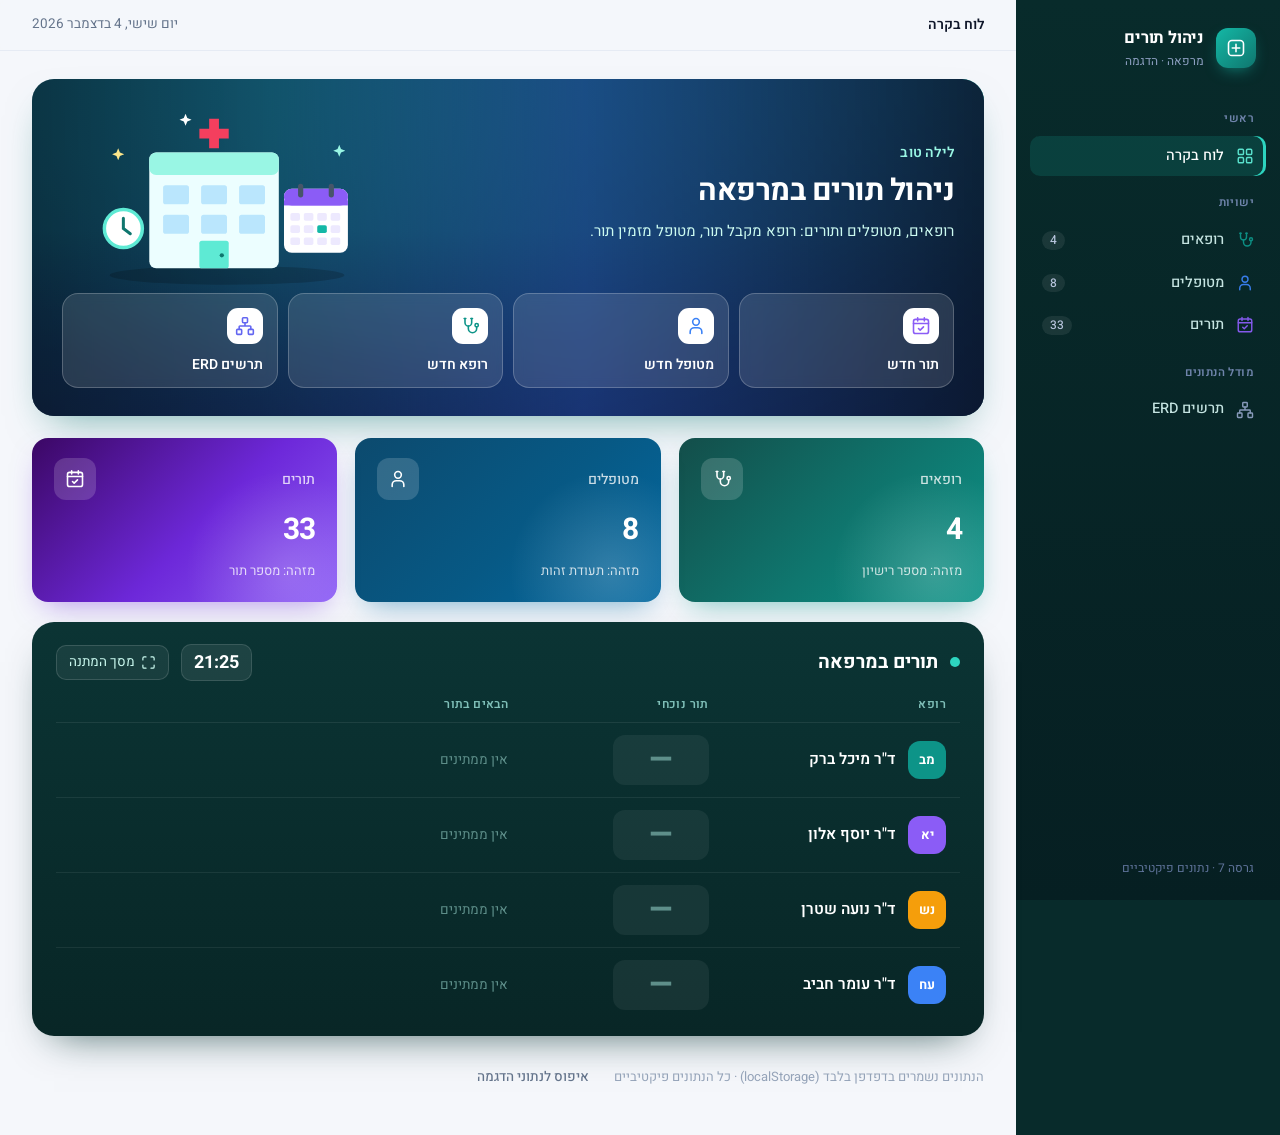
<file: index.html>
<!DOCTYPE html>
<html lang="he" dir="rtl">
<head>
  <meta charset="UTF-8">
  <meta name="app-version" content="7">
  <meta name="viewport" content="width=device-width, initial-scale=1">
  <title>ניהול תורים – מרפאה</title>
  <link rel="preconnect" href="https://fonts.googleapis.com">
  <link rel="preconnect" href="https://fonts.gstatic.com" crossorigin>
  <link href="https://fonts.googleapis.com/css2?family=Heebo:wght@400;500;600;700&display=swap" rel="stylesheet">
  <link rel="stylesheet" href="assets/style.css?v=7">
  <link rel="icon" href="data:image/svg+xml,%3Csvg xmlns='http://www.w3.org/2000/svg' viewBox='0 0 24 24'%3E%3Crect width='24' height='24' rx='6' fill='%230d9488'/%3E%3Cpath d='M12 6.5v11M6.5 12h11' stroke='white' stroke-width='2.6' stroke-linecap='round'/%3E%3C/svg%3E">
</head>
<body>
<div class="app">
  <aside class="sidebar" id="sidebar"></aside>
  <div class="scrim"></div>
  <div class="main">
    <header class="header">
      <button class="icon-btn menu-btn" id="menuBtn" type="button" aria-label="תפריט"></button>
      <nav class="crumbs" id="crumbs"></nav>
      <span class="spacer"></span>
      <span class="today" id="today"></span>
    </header>
    <main class="content" id="view"></main>
  </div>
</div>

<dialog id="dlg">
  <form id="dlgForm" novalidate>
    <div class="dlg-head"><span class="tile" id="dlgTile"></span><h3 id="dlgTitle" tabindex="-1" autofocus style="outline:none"></h3></div>
    <div class="dlg-body" id="dlgBody"></div>
    <div class="dlg-foot">
      <button class="btn primary" type="submit" id="dlgSave">שמירה</button>
      <button class="btn ghost" type="button" id="dlgCancel">ביטול</button>
      <span class="form-msg" id="formMsg" role="alert"></span>
      <span class="more-hint" aria-hidden="true">גללו לשדות נוספים ↓</span>
    </div>
  </form>
</dialog>
<div class="toast" id="toast" role="status"></div>

<script src="assets/schema.js?v=7"></script>
<script src="assets/illustrations.js?v=7"></script>
<script src="assets/shell.js?v=7"></script>
<script src="assets/app.js?v=7"></script>
</body>
</html>
</file>
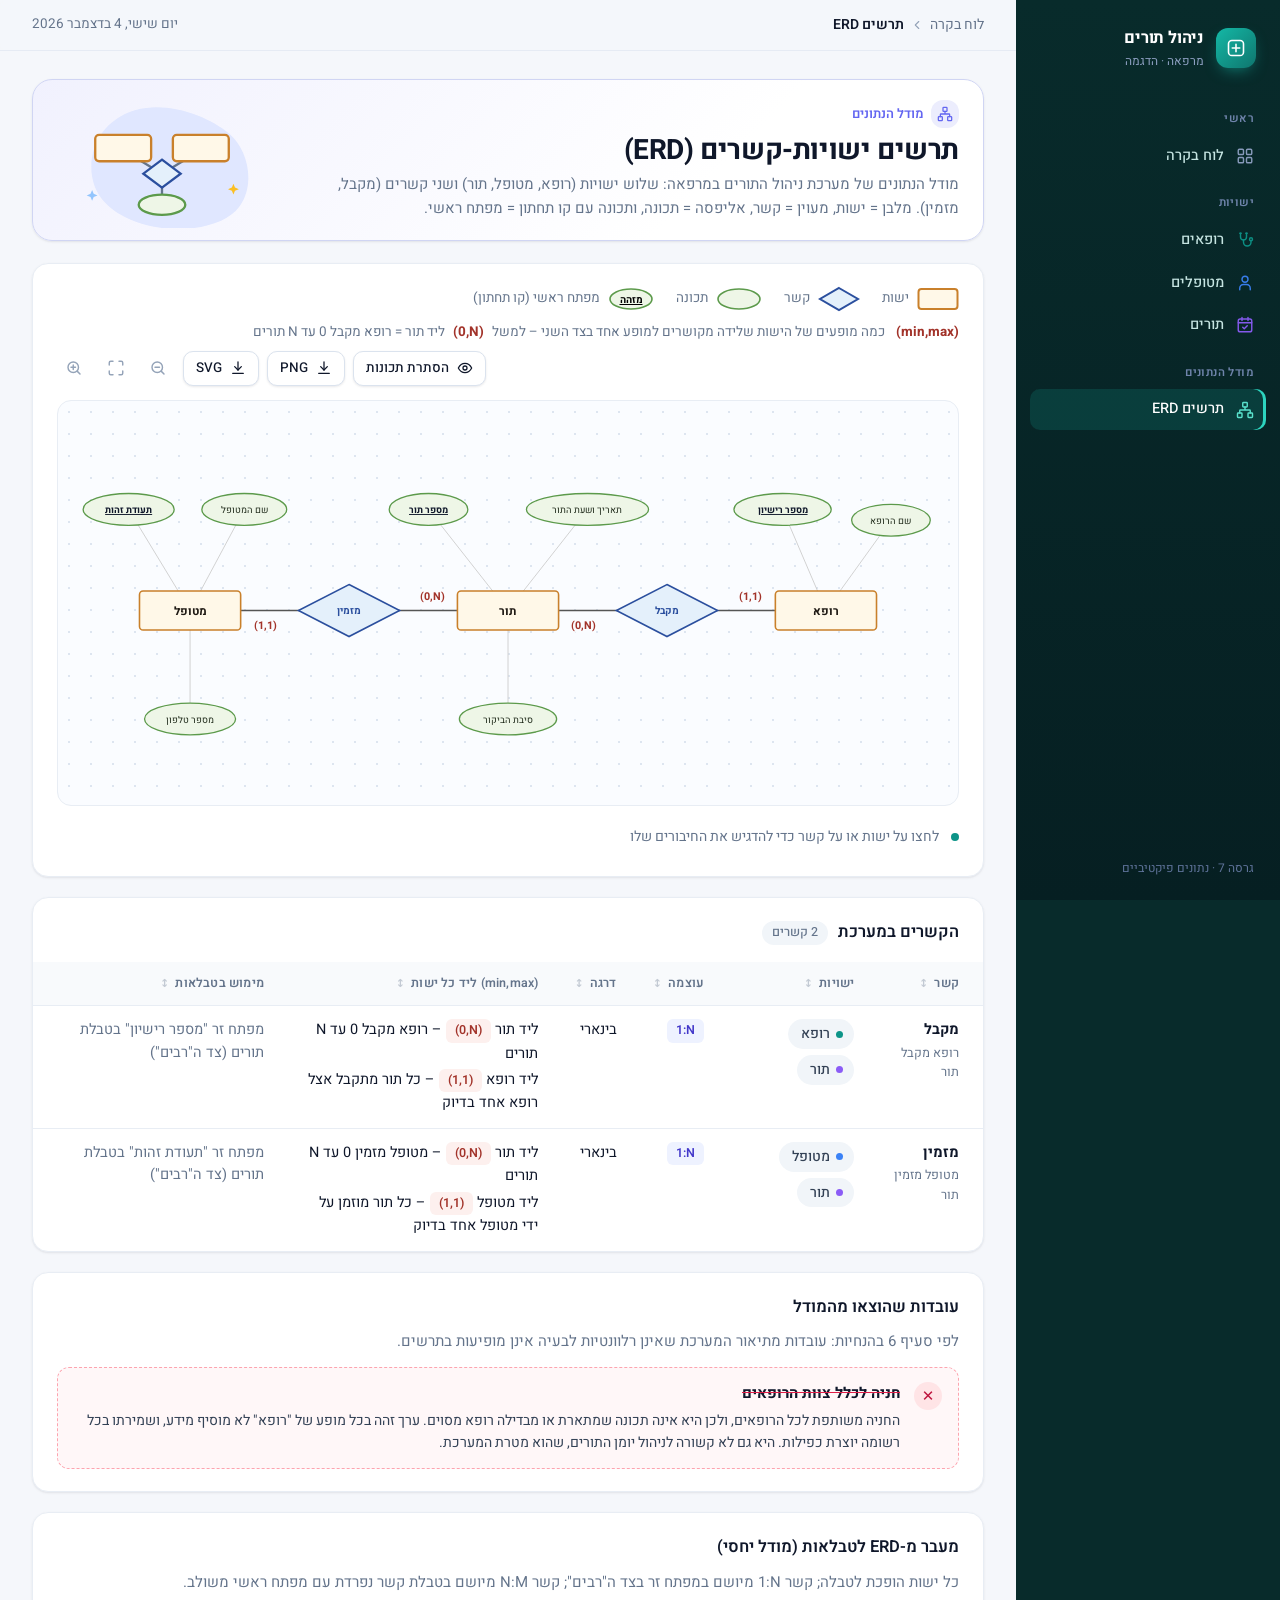
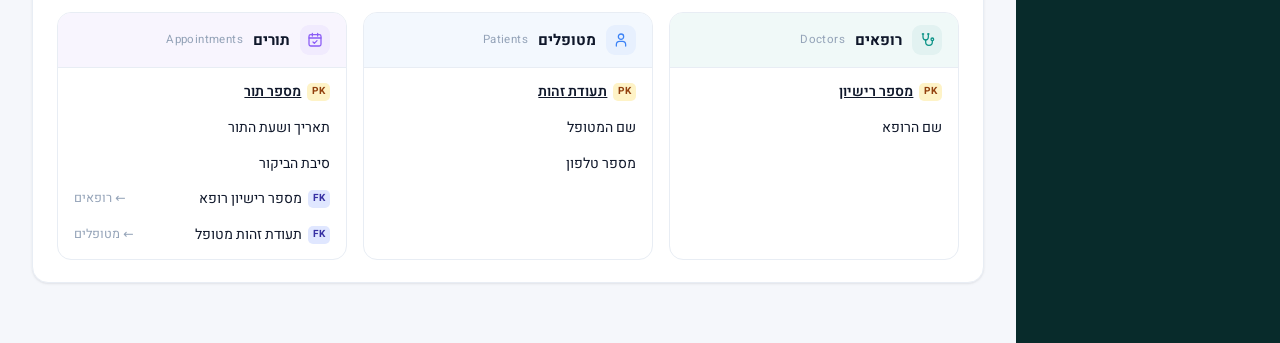
<file: erd.html>
<!DOCTYPE html>
<html lang="he" dir="rtl">
<head>
  <meta charset="UTF-8">
  <meta name="app-version" content="7">
  <meta name="viewport" content="width=device-width, initial-scale=1">
  <title>תרשים ישויות-קשרים (ERD) – ניהול תורים</title>
  <link rel="preconnect" href="https://fonts.googleapis.com">
  <link rel="preconnect" href="https://fonts.gstatic.com" crossorigin>
  <link href="https://fonts.googleapis.com/css2?family=Heebo:wght@400;500;600;700&display=swap" rel="stylesheet">
  <link rel="stylesheet" href="assets/style.css?v=7">
  <link rel="icon" href="data:image/svg+xml,%3Csvg xmlns='http://www.w3.org/2000/svg' viewBox='0 0 24 24'%3E%3Crect width='24' height='24' rx='6' fill='%230d9488'/%3E%3Cpath d='M12 6.5v11M6.5 12h11' stroke='white' stroke-width='2.6' stroke-linecap='round'/%3E%3C/svg%3E">
</head>
<body>
<div class="app">
  <aside class="sidebar" id="sidebar"></aside>
  <div class="scrim"></div>
  <div class="main">
    <header class="header">
      <button class="icon-btn menu-btn" id="menuBtn" type="button" aria-label="תפריט"></button>
      <nav class="crumbs" id="crumbs"></nav>
      <span class="spacer"></span>
      <span class="today" id="today"></span>
    </header>
    <main class="content">
      <div class="page-head with-art" style="--c:#6366f1">
        <div class="ph-art" id="erdArt"></div>
        <div>
          <div class="eyebrow" style="--c:#6366f1"><span class="tile" id="erdTile"></span>מודל הנתונים</div>
          <h1>תרשים ישויות-קשרים (ERD)</h1>
          <p>מודל הנתונים של מערכת ניהול התורים במרפאה: שלוש ישויות (רופא, מטופל, תור) ושני קשרים (מקבל, מזמין). מלבן = ישות, מעוין = קשר, אליפסה = תכונה, ותכונה עם קו תחתון = מפתח ראשי.</p>
        </div>
      </div>

      <div class="card">
        <div class="erd-toolbar">
          <div class="erd-legend" id="legend"></div>
          <span class="spacer"></span>
          <button class="btn sm" id="toggleAttrs" type="button"></button>
          <button class="btn sm" id="dlPng" type="button" title="הורדת התרשים כתמונה"></button>
          <button class="btn sm" id="dlSvg" type="button" title="הורדת התרשים כקובץ SVG"></button>
          <button class="icon-btn" id="zoomOut" type="button" title="הקטנה" aria-label="הקטנה"></button>
          <button class="icon-btn" id="zoomFit" type="button" title="התאמה למסך" aria-label="התאמה למסך"></button>
          <button class="icon-btn" id="zoomIn" type="button" title="הגדלה" aria-label="הגדלה"></button>
        </div>
        <div class="erd-canvas" id="canvas"></div>
        <div class="sel-bar"><span class="dot"></span><span id="selInfo">לחצו על ישות או על קשר כדי להדגיש את החיבורים שלו</span>
          <button class="btn sm ghost" id="clearSel" type="button" hidden>ניקוי בחירה</button></div>
      </div>

      <div class="card flush">
        <div class="card-head" style="padding:22px 24px 0"><h2>הקשרים במערכת</h2><span class="count-pill" id="relCount"></span></div>
        <div class="table-wrap" style="margin-top:6px"><table class="data rels" id="relTable"></table></div>
      </div>

      <div class="card">
        <div class="card-head"><h2>עובדות שהוצאו מהמודל</h2></div>
        <p class="muted" style="margin:-6px 0 14px">לפי סעיף 6 בהנחיות: עובדות מתיאור המערכת שאינן רלוונטיות לבעיה אינן מופיעות בתרשים.</p>
        <div id="excluded"></div>
      </div>

      <div class="card">
        <div class="card-head"><h2>מעבר מ-ERD לטבלאות (מודל יחסי)</h2></div>
        <p class="muted" style="margin:-6px 0 18px">כל ישות הופכת לטבלה; קשר <span class="ltr">1:N</span> מיושם במפתח זר בצד ה"רבים"; קשר <span class="ltr">N:M</span> מיושם בטבלת קשר נפרדת עם מפתח ראשי משולב.</p>
        <div class="schema-grid" id="schemaGrid"></div>
      </div>
    </main>
  </div>
</div>

<script src="assets/schema.js?v=7"></script>
<script src="assets/illustrations.js?v=7"></script>
<script src="assets/shell.js?v=7"></script>
<script src="assets/erd.js?v=7"></script>
</body>
</html>
</file>
<file: assets/style.css>
[hidden]{display:none!important}
:root{
  --bg:#f5f7fb; --surface:#fff; --ink:#0f172a; --ink-2:#334155; --muted:#64748b; --faint:#94a3b8;
  --line:#e8edf4; --line-2:#dbe3ee;
  --side:#0b1730; --side-2:#13254a; --side-ink:#c7d2e6;
  --primary:#2563eb; --primary-600:#1d4ed8; --primary-50:#eff5ff;
  --good:#16a34a; --bad:#e11d48; --warn:#d97706;
  --r:16px; --r-sm:10px;
  --sh-1:0 1px 2px rgba(15,23,42,.04),0 1px 3px rgba(15,23,42,.06);
  --sh-2:0 4px 24px -6px rgba(15,23,42,.10),0 2px 6px rgba(15,23,42,.04);
  --side-w:264px;
}
*{box-sizing:border-box}
html,body{margin:0;height:100%}
body{font-family:"Heebo",system-ui,-apple-system,"Segoe UI",Arial,sans-serif;background:var(--bg);color:var(--ink);
  direction:rtl;text-align:right;font-size:15px;line-height:1.55;-webkit-font-smoothing:antialiased}
a{color:var(--primary);text-decoration:none}
button,input,select{font:inherit;color:inherit}
.ltr{direction:ltr;unicode-bidi:isolate;display:inline-block}
.muted{color:var(--muted)}
.num{font-variant-numeric:tabular-nums}

/* ================= App shell ================= */
.app{display:grid;grid-template-columns:var(--side-w) 1fr;min-height:100vh;min-height:100dvh;background:linear-gradient(to left,var(--side) var(--side-w),transparent var(--side-w))}
.sidebar{background:linear-gradient(180deg,var(--side) 0%,#0d1d3d 100%);color:var(--side-ink);
  position:sticky;top:0;height:100vh;height:100dvh;overflow-y:auto;overscroll-behavior:contain;padding:22px 14px;display:flex;flex-direction:column;gap:2px}
.brand{display:flex;align-items:center;gap:12px;color:#fff;padding:4px 10px 22px}
.brand-mark{width:40px;height:40px;border-radius:12px;display:grid;place-items:center;color:#fff;
  background:linear-gradient(135deg,#3b82f6,#6366f1);box-shadow:0 6px 18px -4px rgba(59,130,246,.55)}
.brand b{display:block;font-size:16.5px;font-weight:700;letter-spacing:-.2px}
.brand small{display:block;font-size:12px;color:#8ea0c2}
.nav-sec{font-size:11.5px;font-weight:600;letter-spacing:.4px;color:#6f84ab;padding:16px 12px 6px}
.nav-item{display:flex;align-items:center;gap:12px;padding:9px 12px;border-radius:10px;color:var(--side-ink);font-weight:500;font-size:14.5px;transition:background .15s,color .15s}
.nav-item:hover{background:rgba(255,255,255,.06);color:#fff}
.nav-item.active{background:rgba(59,130,246,.16);color:#fff;box-shadow:inset -3px 0 0 #60a5fa}
.nav-ic{display:grid;place-items:center;color:var(--c,#8ea0c2);opacity:.95}
.nav-item.active .nav-ic{color:#93c5fd}
.nav-count{margin-inline-start:auto;font-size:12px;background:rgba(255,255,255,.08);color:#b8c5dd;border-radius:999px;padding:0 8px;font-variant-numeric:tabular-nums}
.side-foot{margin-top:auto;font-size:12px;color:#5f739a;padding:18px 12px 0}

.main{min-width:0;display:flex;flex-direction:column}
.header{position:sticky;top:0;z-index:15;display:flex;align-items:center;gap:14px;padding:14px 32px;
  background:rgba(245,247,251,.82);backdrop-filter:saturate(1.4) blur(10px);-webkit-backdrop-filter:saturate(1.4) blur(10px);border-bottom:1px solid rgba(219,227,238,.6)}
.crumbs{display:flex;align-items:center;gap:6px;font-size:14px;color:var(--muted);min-width:0}
.crumbs a{color:var(--muted)} .crumbs a:hover{color:var(--ink)}
.crumbs b{color:var(--ink);font-weight:600;white-space:nowrap;overflow:hidden;text-overflow:ellipsis}
.crumbs svg{transform:scaleX(-1);color:var(--faint)}
.header .spacer{flex:1}
.today{font-size:13.5px;color:var(--muted)}
.menu-btn{display:none}
.content{padding:28px 32px 40px;max-width:1360px;width:100%}
.scrim{display:none}

/* ================= Typography / page head ================= */
.page-head{display:flex;align-items:flex-end;gap:16px;flex-wrap:wrap;margin-bottom:22px}
.page-head h1{margin:0;font-size:28px;font-weight:700;letter-spacing:-.4px;line-height:1.2}
.page-head p{margin:6px 0 0;color:var(--muted);max-width:760px}
.page-head .actions{margin-inline-start:auto;display:flex;gap:10px;align-items:center;flex-wrap:wrap}
.eyebrow{display:inline-flex;align-items:center;gap:8px;font-size:13px;font-weight:600;color:var(--c,var(--primary));margin-bottom:6px}
.eyebrow .tile{width:28px;height:28px}

/* ================= Cards ================= */
.card{background:var(--surface);border:1px solid var(--line);border-radius:var(--r);box-shadow:var(--sh-1);padding:22px 24px;margin-bottom:20px}
.card-head{display:flex;align-items:center;gap:10px;margin-bottom:16px}
.card-head h2{margin:0;font-size:16.5px;font-weight:600}
.card-head .sub{font-size:13px;color:var(--muted)}
.card-head .more{margin-inline-start:auto;font-size:13.5px;font-weight:500}
.card.flush{padding:0;overflow:hidden}
.tile{width:42px;height:42px;border-radius:12px;display:grid;place-items:center;flex:none;
  color:var(--c,var(--primary));background:color-mix(in srgb,var(--c,var(--primary)) 12%,#fff)}

/* KPI */
.kpis{display:grid;grid-template-columns:repeat(4,minmax(0,1fr));gap:18px;margin-bottom:20px}
.kpi{background:var(--surface);border:1px solid var(--line);border-radius:var(--r);box-shadow:var(--sh-1);padding:20px 22px;display:flex;flex-direction:column;gap:14px;color:var(--ink);position:relative;overflow:hidden}
a.kpi:hover{box-shadow:var(--sh-2);border-color:var(--line-2)}
.kpi .top{display:flex;align-items:center;justify-content:space-between}
.kpi .lbl{color:var(--muted);font-size:14px;font-weight:500}
.kpi .val{font-size:30px;font-weight:700;letter-spacing:-.6px;line-height:1.1;font-variant-numeric:tabular-nums}
.kpi .foot{font-size:13px;color:var(--muted)}
.kpi.hero{background:linear-gradient(135deg,#1e3a8a 0%,#2563eb 55%,#4f46e5 100%);color:#fff;border:0;box-shadow:0 12px 30px -12px rgba(37,99,235,.6)}
.kpi.hero .lbl,.kpi.hero .foot{color:rgba(255,255,255,.78)}
.kpi.hero .tile{background:rgba(255,255,255,.16);color:#fff}
.kpi.hero::after{content:"";position:absolute;inset:auto -60px -80px auto;width:220px;height:220px;border-radius:50%;background:radial-gradient(circle,rgba(255,255,255,.18),transparent 65%)}

.grid{display:grid;gap:20px}
.grid.c2{grid-template-columns:1fr 1fr}
.grid.c32{grid-template-columns:3fr 2fr}

/* entity strip */
.ent-strip{display:grid;grid-template-columns:repeat(6,minmax(0,1fr));gap:12px}
.ent-chip{display:flex;flex-direction:column;gap:10px;padding:14px;border:1px solid var(--line);border-radius:14px;color:var(--ink);transition:.15s}
.ent-chip:hover{border-color:color-mix(in srgb,var(--c) 40%,#fff);background:color-mix(in srgb,var(--c) 4%,#fff)}
.ent-chip .tile{width:34px;height:34px;border-radius:10px}
.ent-chip b{font-size:22px;font-weight:700;line-height:1}
.ent-chip span{font-size:13px;color:var(--muted)}

/* bars */
.bars{display:flex;flex-direction:column;gap:14px}
.bar-row{display:grid;grid-template-columns:92px 1fr auto;align-items:center;gap:12px;font-size:14px}
.bar-row .name{color:var(--ink-2);font-weight:500}
.bar-track{display:block;height:10px;background:#f1f5f9;border-radius:999px;overflow:hidden}
.bar-fill{display:block;height:100%;border-radius:999px;background:var(--c,var(--primary));min-width:4px;transition:width .6s cubic-bezier(.2,.8,.2,1)}
.bar-row .v{font-weight:600;font-variant-numeric:tabular-nums;min-width:96px;text-align:left}
.bar-row:hover .bar-fill{filter:brightness(.92)}

/* people list */
.plist{display:flex;flex-direction:column}
.prow{display:flex;align-items:center;gap:12px;padding:11px 0;border-top:1px solid var(--line);color:var(--ink)}
.prow:first-child{border-top:0}
.prow:hover .pname{color:var(--primary)}
.pname{font-weight:600}
.psub{font-size:12.5px;color:var(--muted)}
.prow .amt{margin-inline-start:auto;font-weight:600;font-variant-numeric:tabular-nums}
.avatar{width:36px;height:36px;border-radius:50%;display:grid;place-items:center;font-size:13.5px;font-weight:700;flex:none;
  color:var(--c,#3b82f6);background:color-mix(in srgb,var(--c,#3b82f6) 14%,#fff)}

/* ================= Buttons & inputs ================= */
.btn{border:1px solid var(--line-2);background:#fff;color:var(--ink);padding:9px 16px;border-radius:var(--r-sm);cursor:pointer;font-weight:500;font-size:14.5px;
  display:inline-flex;align-items:center;gap:8px;box-shadow:var(--sh-1);transition:.15s;white-space:nowrap}
.btn:hover{background:#f8fafc;border-color:#cbd5e1}
.btn.primary{background:var(--primary);border-color:var(--primary);color:#fff;box-shadow:0 4px 12px -4px rgba(37,99,235,.55)}
.btn.primary:hover{background:var(--primary-600)}
.btn.danger{color:var(--bad)} .btn.danger:hover{background:#fff1f2;border-color:#fecdd3}
.btn.sm{padding:6px 12px;font-size:13.5px}
.btn.ghost{background:transparent;box-shadow:none;border-color:transparent;color:var(--muted)}
.btn.ghost:hover{background:#eef2f7;color:var(--ink)}
.icon-btn{border:0;background:transparent;cursor:pointer;width:34px;height:34px;border-radius:9px;color:var(--faint);display:inline-grid;place-items:center;transition:.15s}
.icon-btn:hover{background:#eef2f7;color:var(--ink)}
.icon-btn.del:hover{background:#fff1f2;color:var(--bad)}
.search{position:relative;display:flex}
.search input{border:1px solid var(--line-2);border-radius:var(--r-sm);padding:9px 40px 9px 14px;min-width:260px;background:#fff;box-shadow:var(--sh-1);outline:0;transition:.15s}
.search input:focus{border-color:#93b4f5;box-shadow:0 0 0 4px rgba(37,99,235,.12)}
.search svg{position:absolute;right:13px;top:50%;transform:translateY(-50%);color:var(--faint)}

/* ================= Tables ================= */
.table-wrap{overflow-x:auto}
table.data{width:100%;border-collapse:separate;border-spacing:0;font-size:14.5px}
table.data th{background:#f8fafc;color:var(--muted);font-weight:600;font-size:12.5px;letter-spacing:.2px;text-align:right;padding:12px 18px;border-bottom:1px solid var(--line);white-space:nowrap}
table.data td{padding:13px 18px;border-bottom:1px solid var(--line);white-space:nowrap;vertical-align:middle}
table.data tbody tr:last-child td{border-bottom:0}
table.data tbody tr[data-go]{cursor:pointer;transition:background .12s}
table.data tbody tr[data-go]:hover{background:#f8fbff}
table.data td.actions{width:1%;text-align:left}
table.data td.actions .icon-btn{opacity:.55;transition:.15s}
table.data tr:hover td.actions .icon-btn,table.data td.actions .icon-btn:focus-visible{opacity:1}
.card table.data th:first-child,.card table.data td:first-child{padding-inline-start:24px}
.cell-main{display:flex;align-items:center;gap:10px;font-weight:600}
.key-ic{font-size:10px;border-radius:5px;padding:1px 5px;margin-inline-start:6px;font-weight:700;letter-spacing:.3px;vertical-align:1px}
.key-ic.pk{background:#fef3c7;color:#92400e}
.key-ic.fk{background:#e0e7ff;color:#3730a3}
.chip{display:inline-flex;align-items:center;gap:6px;color:var(--ink-2);font-size:14px;font-weight:500;padding:3px 10px 3px 12px;border-radius:999px;background:#f1f5f9;border:1px solid transparent;transition:.15s}
.chip::before{content:"";width:7px;height:7px;border-radius:50%;background:var(--c,#94a3b8)}
.chip:hover{border-color:color-mix(in srgb,var(--c) 45%,#fff);background:color-mix(in srgb,var(--c) 7%,#fff)}
.tag{display:inline-flex;align-items:center;gap:6px;font-size:13px;font-weight:500;padding:2px 10px;border-radius:999px;background:#f1f5f9;color:var(--ink-2)}
.tag.ok{background:#ecfdf3;color:#15803d}.tag.ok::before,.tag.bad::before,.tag.mid::before{content:"";width:6px;height:6px;border-radius:50%;background:currentColor}
.tag.bad{background:#fff1f2;color:#be123c}.tag.mid{background:#fffbeb;color:#b45309}
.pos{color:var(--good)} .neg{color:var(--bad)}
.empty{padding:44px;text-align:center;color:var(--muted)}
.count-pill{font-size:12.5px;background:#f1f5f9;color:var(--muted);padding:2px 10px;border-radius:999px;font-weight:500}
.rel-badges{display:flex;gap:8px;flex-wrap:wrap;margin-top:12px}
.rel-badge{font-size:13px;background:#fff;border:1px solid var(--line-2);border-radius:999px;padding:3px 12px;color:var(--ink-2)}
.rel-badge b{color:var(--ink);font-weight:600}

/* ================= Detail ================= */
.detail-hero{display:flex;align-items:center;gap:18px}
.detail-hero .avatar,.detail-hero .tile{width:56px;height:56px;border-radius:16px;font-size:20px}
.attr-grid{display:grid;grid-template-columns:repeat(auto-fill,minmax(200px,1fr));gap:0;border:1px solid var(--line);border-radius:12px;overflow:hidden}
.attr{padding:14px 18px;border-bottom:1px solid var(--line);border-inline-start:1px solid var(--line);margin-inline-start:-1px;margin-bottom:-1px}
.attr .k{font-size:12.5px;color:var(--muted);margin-bottom:3px}
.attr .v{font-weight:500;font-size:15.5px}

/* ================= Dialog ================= */
dialog{border:0;border-radius:20px;padding:0;width:min(580px,94vw);--dlg-max:90vh;max-height:var(--dlg-max);box-shadow:0 30px 80px -20px rgba(15,23,42,.45);overflow:hidden}
@supports (height:1svh){dialog{--dlg-max:90svh}}
dialog>form{display:flex;flex-direction:column;max-height:var(--dlg-max)}
dialog::backdrop{background:rgba(15,23,42,.45);backdrop-filter:blur(3px)}
dialog[open]{animation:pop .18s ease-out}
@keyframes pop{from{opacity:0;transform:translateY(8px) scale(.98)}to{opacity:1;transform:none}}
.dlg-head{padding:22px 26px 6px;display:flex;align-items:center;gap:12px}
.dlg-head h3{margin:0;font-size:19px}
.dlg-body{padding:16px 26px 20px;display:grid;grid-template-columns:1fr 1fr;gap:14px 18px;flex:1 1 auto;min-height:0;overflow-y:auto;-webkit-overflow-scrolling:touch;overscroll-behavior:contain}
.dlg-foot{padding:14px 26px 20px;display:flex;gap:10px;align-items:center;flex-wrap:wrap;position:relative;background:#fff;border-top:1px solid transparent;transition:border-color .2s}
dialog.has-more .dlg-foot{border-top-color:var(--line)}
dialog.has-more .dlg-foot::before{content:"";position:absolute;inset:-36px 0 auto 0;height:36px;background:linear-gradient(to top,rgba(255,255,255,.96),rgba(255,255,255,0));pointer-events:none}
.more-hint{display:none;position:absolute;top:-30px;left:50%;transform:translateX(-50%);font-size:12px;font-weight:600;color:var(--primary);background:#eff5ff;border-radius:999px;padding:2px 10px;pointer-events:none}
dialog.has-more .more-hint{display:block}
.field{display:flex;flex-direction:column;gap:6px}
.field label{font-size:13.5px;font-weight:600;color:var(--ink-2)}
.field label .req{color:var(--bad)}
.field input,.field select{border:1px solid var(--line-2);border-radius:10px;padding:10px 12px;background:#fff;width:100%;min-height:44px;outline:0;transition:.15s}
.field select{-webkit-appearance:none;appearance:none;padding-left:36px;cursor:pointer;
  background:#fff url("data:image/svg+xml,%3Csvg xmlns='http://www.w3.org/2000/svg' width='16' height='16' viewBox='0 0 24 24' fill='none' stroke='%2394a3b8' stroke-width='2' stroke-linecap='round'%3E%3Cpath d='m6 9 6 6 6-6'/%3E%3C/svg%3E") no-repeat left 12px center}
.field input:focus,.field select:focus{border-color:#93b4f5;box-shadow:0 0 0 4px rgba(37,99,235,.12)}
.field input[readonly],.field select:disabled{background:#f8fafc;color:var(--muted)}
.field .hint{font-size:12px;color:var(--faint)}
.field .err{font-size:12.5px;color:var(--bad)}
.form-msg{margin-inline-start:auto;align-self:center;color:var(--bad);font-size:14px;font-weight:600}
.field.invalid input,.field.invalid select{border-color:#fda4af;background-color:#fff5f6}
.field.invalid input:focus,.field.invalid select:focus{box-shadow:0 0 0 4px rgba(225,29,72,.12)}
.field .err:empty{display:none}
.field .err{font-weight:500}
dialog.shake{animation:shake .35s}
@keyframes shake{20%,60%{transform:translateX(-6px)}40%,80%{transform:translateX(6px)}}

/* ================= Toast ================= */
.toast{position:fixed;bottom:26px;left:50%;transform:translate(-50%,16px);background:#0f172a;color:#fff;padding:12px 20px;border-radius:12px;opacity:0;pointer-events:none;transition:.25s;z-index:60;max-width:92vw;box-shadow:var(--sh-2);font-size:14.5px}
.toast.show{opacity:1;transform:translate(-50%,0)}
.toast.err{background:#9f1239}

.foot-note{display:flex;gap:12px;align-items:center;flex-wrap:wrap;color:var(--faint);font-size:13px;padding:4px 0 0}

/* ================= ERD ================= */
.erd-toolbar{display:flex;gap:8px;align-items:center;flex-wrap:wrap;margin-bottom:14px}
.erd-legend{display:flex;flex-wrap:wrap;gap:10px 22px;align-items:center;font-size:13.5px;color:var(--muted)}
.erd-legend .item{display:flex;align-items:center;gap:8px}
.erd-toolbar .spacer{flex:1}
.erd-canvas{overflow:auto;border:1px solid var(--line);border-radius:14px;
  background:radial-gradient(circle,#dde5f0 1px,transparent 1.2px) 0 0/22px 22px,#fafcff}
.erd-canvas svg{display:block;margin:0 auto}
.sel-bar{display:flex;align-items:center;gap:12px;margin-top:14px;font-size:14px;color:var(--muted);min-height:34px}
.sel-bar .dot{width:8px;height:8px;border-radius:50%;background:var(--primary);flex:none}
svg .ent rect.box{stroke-width:2.2}
svg .ent text{font-weight:700;font-size:16px}
svg .rel polygon{stroke-width:2.2}
svg .rel text{font-size:14px;font-weight:700}
svg .attr ellipse{stroke-width:1.8}
svg .attr text{font-size:13px;fill:#1f2a1a}
svg .attr.pk text{text-decoration:underline;font-weight:700;fill:#0f172a}
svg .ln{stroke:#555;stroke-width:2.2;fill:none}
svg .ln.attr-ln{stroke:#cfcfcf;stroke-width:1.3}
svg .card-b rect{fill:#0f172a}
svg .card-b text{font-size:11.5px;font-weight:700;fill:#fff}
svg .role{font-size:13px;fill:#2b4f9e;font-style:italic;font-weight:500}
svg .mm{direction:ltr;unicode-bidi:bidi-override;font-size:15px;font-weight:700;fill:#a2332a;paint-order:stroke;stroke:#fbfcfe;stroke-width:4px;stroke-linejoin:round}
.rel-type.mmc{background:#fdf0ee;color:#a2332a;unicode-bidi:bidi-override}
svg g.clickable{cursor:pointer}
svg g.clickable:hover rect.box,svg g.clickable:hover polygon{filter:brightness(.96)}
svg.focus .dim{opacity:.12;transition:opacity .2s}
svg.no-attrs .attr,svg.no-attrs .attr-ln{display:none}
.schema-grid{display:grid;grid-template-columns:repeat(auto-fill,minmax(260px,1fr));gap:16px}
.schema-tbl{border:1px solid var(--line);border-radius:14px;overflow:hidden;background:#fff}
.schema-tbl .h{padding:12px 16px;display:flex;align-items:center;gap:10px;border-bottom:1px solid var(--line);background:color-mix(in srgb,var(--c) 6%,#fff)}
.schema-tbl .h .tile{width:30px;height:30px;border-radius:9px}
.schema-tbl .h b{font-size:15px}
.schema-tbl .h small{margin-inline-start:auto;color:var(--faint);font-size:11.5px;letter-spacing:.4px;direction:ltr}
.schema-tbl ul{list-style:none;margin:0;padding:6px 0}
.schema-tbl li{padding:7px 16px;display:flex;gap:6px;align-items:center;font-size:14px}
.schema-tbl li .key-ic{margin:0}
.schema-tbl li .ref{margin-inline-start:auto;font-size:12.5px;color:var(--faint)}
.rel-type{font-size:12.5px;font-weight:600;padding:2px 9px;border-radius:6px;background:#eef2ff;color:#4338ca;direction:ltr;display:inline-block}
table.rels td{white-space:normal;vertical-align:top}
.ent-pair{display:flex;align-items:center;gap:6px;flex-wrap:wrap}

/* ================= Responsive ================= */
@media (max-width:1180px){
  .kpis{grid-template-columns:repeat(2,minmax(0,1fr))}
  .ent-strip{grid-template-columns:repeat(3,minmax(0,1fr))}
  .grid.c32{grid-template-columns:1fr}
}
@media (max-width:900px){
  .app{grid-template-columns:1fr;background:none;overflow-x:clip}
  .sidebar{position:fixed;inset:0 0 0 auto;width:min(290px,84vw);z-index:40;transform:translateX(105%);transition:transform .25s ease;box-shadow:-10px 0 40px rgba(0,0,0,.25)}
  .app.nav-open .sidebar{transform:none}
  .app.nav-open .scrim{display:block;position:fixed;inset:0;background:rgba(15,23,42,.4);z-index:35}
  .menu-btn{display:inline-grid}
  .header{padding:12px 16px}
  .today{display:none}
  .content{padding:18px 16px 32px}
  .grid.c2{grid-template-columns:1fr}
  .page-head h1{font-size:23px}
  .page-head .actions{width:100%}
  .page-head .actions .search{flex:1}
  .search input{min-width:0;width:100%}
  .dlg-body{grid-template-columns:1fr}
  .card{padding:18px}
}
@media (max-width:560px){
  .kpis{grid-template-columns:1fr 1fr;gap:12px}
  .kpi{padding:16px}
  .kpi .val{font-size:22px}
  .ent-strip{grid-template-columns:repeat(2,minmax(0,1fr))}
  .bar-row{grid-template-columns:72px 1fr auto}
  .bar-row .v{min-width:0}
}

/* ================= FX card ================= */
.grid.c3{grid-template-columns:1fr 1fr 1fr}
.fx-list{display:flex;flex-direction:column}
.fx-row{display:flex;align-items:center;gap:12px;padding:10px 0;border-top:1px solid var(--line)}
.fx-row:first-child{border-top:0;padding-top:0}
.fx-sym{width:36px;height:36px;border-radius:10px;display:grid;place-items:center;font-weight:700;font-size:16px;color:#1d4ed8;background:#eff5ff;flex:none}
.fx-name{font-weight:600;font-size:14.5px}
.fx-rate{margin-inline-start:auto;font-weight:700;font-size:17px}
.fx-exp{margin-top:12px;padding:10px 12px;background:#f8fafc;border-radius:10px;font-size:13.5px}
.fx-foot{margin-top:12px;font-size:12.5px;color:var(--muted);line-height:1.7}
.fx-foot .faint{color:var(--faint)} .fx-foot a{color:var(--muted);text-decoration:underline}
.live{margin-inline-start:auto;font-size:12px;font-weight:600;color:var(--muted);display:inline-flex;align-items:center;gap:6px}
.live::before{content:"";width:9px;height:9px;border-radius:50%}
.live.on::before{background:#22c55e;box-shadow:0 0 0 4px rgba(34,197,94,.18);animation:pulse 2s infinite}
.live.off::before{background:#ef4444;box-shadow:0 0 0 4px rgba(239,68,68,.16)}
@keyframes pulse{50%{box-shadow:0 0 0 7px rgba(34,197,94,0)}}
.skel{display:inline-block;width:64px;height:14px;border-radius:6px;background:linear-gradient(90deg,#eef2f7,#f8fafc,#eef2f7);background-size:200% 100%;animation:sk 1.2s infinite}
@keyframes sk{to{background-position:-200% 0}}
@media (max-width:1180px){.grid.c3{grid-template-columns:1fr 1fr}.grid.c3 .fx-card{grid-column:1/-1}}
@media (max-width:900px){.grid.c3{grid-template-columns:1fr}}

.field.valid input,.field.valid select{border-color:#86efac}
.field.valid label::after{content:" ✓";color:#16a34a;font-weight:700}
.upd-bar{position:fixed;top:12px;left:50%;transform:translateX(-50%);z-index:80;background:#0f172a;color:#fff;border-radius:12px;padding:8px 10px 8px 16px;display:flex;gap:12px;align-items:center;box-shadow:var(--sh-2);font-size:14px;max-width:94vw}
@media (max-width:900px){
  /* בנייד: חלון צמוד לראש המסך, בגובה החלק הגלוי בלבד (svh = בלי סרגלי הדפדפן),
     כך שכפתורי השמירה לעולם לא מוסתרים מאחורי סרגל הכתובות של Safari */
  dialog{width:calc(100vw - 16px);max-width:calc(100vw - 16px);margin:8px auto auto;border-radius:18px;--dlg-max:calc(100vh - 16px)}
  @supports (height:1svh){dialog{--dlg-max:calc(100svh - 16px)}}
  .dlg-head{padding:16px 18px 4px}.dlg-body{padding:12px 18px 18px}.dlg-foot{padding:12px 18px 14px}
  .dlg-foot .btn.primary{flex:1;justify-content:center}
  .form-msg{flex-basis:100%;order:-1;margin:0}
}

/* ---- iOS Safari: שדות תאריך ובחירה ---- */
.field input,.field select{min-width:0;max-width:100%;box-sizing:border-box}
.field input[type="date"]{-webkit-appearance:none;appearance:none;display:block;min-height:44px;line-height:1.4;text-align:right}
.field input[type="date"]::-webkit-date-and-time-value{text-align:right;margin:0}
.field input[type="date"]::-webkit-calendar-picker-indicator{margin:0}
.field{min-width:0}
.dlg-body{scroll-padding:12px}
@media (max-width:900px){
  .toast{bottom:auto;top:12px;transform:translate(-50%,-16px)}
  .toast.show{transform:translate(-50%,0)}
  .sidebar{padding-bottom:40px}
  .content{padding-bottom:72px}
  .field input,.field select{font-size:16px}   /* מונע זום אוטומטי של iOS בעת הקלדה */
}

/* ================= Responsive tables ================= */
table.data td{white-space:normal;overflow-wrap:anywhere}
table.data td .num,table.data td.num,table.data .chip,table.data .tag,table.data .rel-type{white-space:nowrap;overflow-wrap:normal}
table.data th{white-space:normal}
@media (max-width:1500px){.grid.c32{grid-template-columns:1fr}}
@media (max-width:1180px) and (min-width:901px){:root{--side-w:224px}.content{padding:24px 22px 40px}}
@media (max-width:1280px){table.data .chip{white-space:normal;text-align:right}}
@media (max-width:1100px){
  table.data th,table.data td{padding:10px 9px}
  .card table.data th:first-child,.card table.data td:first-child{padding-inline-start:18px}
}
/* מסך צר: כל שורה הופכת לכרטיס – שם העמודה מימין והערך לידו */
@media (max-width:700px){
  /* במסך צר הכותרות הופכות לשורת "צ'יפים" למיון */
  table.data thead{display:block;border-bottom:1px solid var(--line);background:#f8fafc}
  table.data thead tr{display:flex;flex-wrap:wrap;gap:6px;padding:10px 14px}
  table.data thead th,.card table.data thead th:first-child{display:inline-flex;align-items:center;border:0;padding:4px 10px;border-radius:999px;background:#fff;border:1px solid var(--line);font-size:12px}
  table.data thead th:empty{display:none}
  table.data,table.data tbody,table.data tr,table.data td{display:block;width:100%}
  table.data tbody tr{padding:12px 16px;border-bottom:1px solid var(--line)}
  table.data tbody tr:last-child{border-bottom:0}
  table.data td,.card table.data td:first-child{border:0;padding:4px 0;display:grid;grid-template-columns:minmax(92px,34%) 1fr;gap:10px;align-items:center;text-align:right}
  table.data td::before{content:attr(data-label);color:var(--muted);font-size:13px;font-weight:500}
  table.data td[data-label=""]{display:flex;gap:4px}
  table.data td[data-label=""]::before{display:none}
  table.data td.actions{opacity:1;width:100%;justify-content:flex-start;margin-top:4px}
  table.data td>*{min-width:0;justify-self:start}
  table.rels td{grid-template-columns:1fr}
  table.rels td::before{font-size:12px}
}

table.data td.actions{white-space:nowrap}
.header .menu-btn{display:none}
@media (max-width:900px){.header .menu-btn{display:inline-grid}}

/* ---- sorting ---- */
table.data th.sortable{cursor:pointer;user-select:none;position:relative}
table.data th.sortable:hover{color:var(--ink);background:#f1f5f9}
table.data th.sortable::after{content:"↕";margin-inline-start:6px;font-size:11px;opacity:.35}
table.data th.sort-asc::after{content:"↑";opacity:1;color:var(--primary)}
table.data th.sort-desc::after{content:"↓";opacity:1;color:var(--primary)}
table.data th.sort-asc,table.data th.sort-desc{color:var(--ink)}
table.data th.sortable:focus-visible{outline:2px solid #93b4f5;outline-offset:-2px}
/* ---- nav sub item ---- */
/* ---- transfer ---- */
.field.full,.xfer-preview.full{grid-column:1/-1}
.xfer-preview{background:#f8fafc;border:1px solid var(--line);border-radius:12px;padding:12px 14px}
.xfer-flow{display:flex;align-items:center;justify-content:space-between;gap:10px}
.xfer-flow span{display:flex;flex-direction:column}
.xfer-flow b{font-size:17px;font-variant-numeric:tabular-nums}
.xfer-flow small{color:var(--muted);font-size:12.5px}
.xfer-flow .arrow{font-size:20px;color:var(--faint)}
.xfer-preview .psub{margin-top:6px}
/* העברה: "לחשבון" ממוקם בדיוק מתחת ל"מחשבון" (באותה עמודה); dense ממלא את המקום הפנוי בעמודה השנייה */
@media (min-width:901px){
  .dlg-body{grid-auto-flow:row dense}
  .dlg-body [data-field="toAccountNo"]{grid-column:2}
}

/* ================= Visual layer ================= */
/* welcome banner */
.welcome{position:relative;overflow:hidden;border-radius:22px;padding:28px 30px;margin-bottom:22px;color:#fff;
  background:radial-gradient(120% 140% at 100% 0%,#3b82f6 0%,#1d4ed8 38%,#1e1b4b 100%);box-shadow:0 18px 40px -18px rgba(30,64,175,.6);
  display:flex;flex-wrap:wrap;align-items:flex-end;justify-content:space-between;gap:22px}
.welcome .wl-text{position:relative;z-index:1}
.welcome .wl-greet{font-size:14px;font-weight:600;color:#bfdbfe;letter-spacing:.2px}
.welcome h1{margin:4px 0 6px;font-size:30px;letter-spacing:-.5px}
.welcome p{margin:0;color:#dbeafe;max-width:520px}
.wl-art{position:absolute;inset:auto 0 0 auto;width:340px;height:340px;left:-60px;top:-80px;opacity:.16;pointer-events:none}
.wl-art circle{fill:none;stroke:#fff;stroke-width:22}
.qa{position:relative;z-index:1;display:grid;grid-template-columns:repeat(4,minmax(0,1fr));gap:10px}
.qa-btn{display:flex;flex-direction:column;align-items:flex-start;gap:10px;min-width:118px;padding:14px 14px 12px;border-radius:16px;cursor:pointer;
  border:1px solid rgba(255,255,255,.22);background:rgba(255,255,255,.12);color:#fff;font-weight:600;font-size:14px;text-align:right;
  backdrop-filter:blur(6px);-webkit-backdrop-filter:blur(6px);transition:transform .15s,background .15s}
.qa-btn:hover{background:rgba(255,255,255,.2);transform:translateY(-2px)}
.qa-btn .tile{width:36px;height:36px;border-radius:11px;background:#fff}
/* grids */
.grid.c21{grid-template-columns:2fr 1fr}
.grid.c12{grid-template-columns:minmax(300px,1fr) 2fr;align-items:stretch;margin-bottom:20px}
.grid.c21,.grid.c2,.grid.c32{margin-bottom:0}
@media (max-width:1180px){.grid.c21,.grid.c12{grid-template-columns:1fr}.qa{grid-template-columns:repeat(2,minmax(0,1fr))}}
@media (max-width:560px){.welcome{padding:22px 18px}.welcome h1{font-size:24px}.qa{width:100%}.qa-btn{min-width:0}}
/* chart */
.chart{position:relative;width:100%}
.chart svg{display:block;overflow:visible}
.ch-grid{stroke:#eef2f7;stroke-width:1}
.ch-y,.ch-x{font-size:11.5px;fill:#94a3b8;font-family:inherit}
.ch-tick{stroke:#cbd5e1}
.ch-line{fill:none;stroke-width:2.2;stroke-linejoin:round}
.ch-dot{fill:#fff;stroke-width:2}
.ch-cross{stroke:#94a3b8;stroke-dasharray:3 3}
.ch-hot{stroke:#fff;stroke-width:3}
.ch-tip{position:absolute;transform:translate(-50%,-100%);background:#0f172a;color:#fff;border-radius:10px;padding:6px 10px;font-size:12.5px;
  pointer-events:none;white-space:nowrap;display:flex;flex-direction:column;align-items:center;box-shadow:var(--sh-2)}
.ch-tip b{font-size:14px;font-variant-numeric:tabular-nums}
.ch-tip span{color:#cbd5e1;font-size:11.5px}
/* bank cards */
.cards-row{display:grid;grid-template-columns:repeat(auto-fill,minmax(250px,1fr));gap:16px}
.bank-card{position:relative;overflow:hidden;display:flex;flex-direction:column;gap:2px;color:#fff;border-radius:18px;padding:18px 20px;min-height:168px;
  box-shadow:0 14px 30px -14px rgba(15,23,42,.5);transition:transform .18s,box-shadow .18s;isolation:isolate}
.bank-card:hover{transform:translateY(-3px);box-shadow:0 20px 36px -16px rgba(15,23,42,.55)}
.bank-card::before{content:"";position:absolute;width:240px;height:240px;border-radius:50%;left:-70px;bottom:-130px;background:rgba(255,255,255,.12);z-index:-1}
.bank-card::after{content:"";position:absolute;width:160px;height:160px;border-radius:50%;left:40px;top:-90px;background:rgba(255,255,255,.08);z-index:-1}
.bc-blue{background:linear-gradient(135deg,#1e40af,#3b82f6)}
.bc-teal{background:linear-gradient(135deg,#0f766e,#14b8a6)}
.bc-violet{background:linear-gradient(135deg,#5b21b6,#8b5cf6)}
.bc-slate{background:linear-gradient(135deg,#0f172a,#475569)}
.bc-top{display:flex;align-items:center;gap:8px;margin-bottom:10px}
.bc-type{font-weight:700;font-size:15px}
.bc-status{font-size:11.5px;font-weight:600;background:rgba(255,255,255,.22);padding:1px 8px;border-radius:999px}
.bc-chip{margin-inline-start:auto;width:34px;height:25px;border-radius:6px;background:linear-gradient(135deg,#fde68a,#d97706);opacity:.9}
.bc-label{font-size:12px;color:rgba(255,255,255,.75)}
.bc-bal{font-size:26px;font-weight:700;letter-spacing:-.4px;font-variant-numeric:tabular-nums}
.bc-no{margin-top:auto;font-size:14px;letter-spacing:2px;color:rgba(255,255,255,.85);text-align:right;font-variant-numeric:tabular-nums}
.bc-foot{display:flex;justify-content:space-between;gap:10px;font-size:12.5px;color:rgba(255,255,255,.8);margin-top:4px}
.bc-foot span:first-child{overflow:hidden;text-overflow:ellipsis;white-space:nowrap}
.bank-card.big{min-height:100%;padding:22px 24px}
.bank-card.big .bc-bal{font-size:32px}
.bc-wrap{display:flex}
.bc-wrap .bank-card{flex:1}
/* mini stats */
.mini-stats{display:grid;grid-template-columns:repeat(3,minmax(0,1fr));gap:14px;margin-bottom:20px}
.mini-stat{display:flex;align-items:center;gap:14px;background:#fff;border:1px solid var(--line);border-radius:16px;padding:16px 18px;box-shadow:var(--sh-1)}
.ms-v{font-size:21px;font-weight:700;font-variant-numeric:tabular-nums;line-height:1.2}
.ms-l{font-size:13px;color:var(--muted)}
@media (max-width:700px){.mini-stats{grid-template-columns:1fr}}
/* entrance animation */
@keyframes rise{from{opacity:0;transform:translateY(10px)}to{opacity:1;transform:none}}
.content>*{animation:rise .4s cubic-bezier(.2,.8,.2,1) both}
.content>*:nth-child(2){animation-delay:.04s}.content>*:nth-child(3){animation-delay:.08s}.content>*:nth-child(4){animation-delay:.12s}
.content>*:nth-child(5){animation-delay:.16s}.content>*:nth-child(n+6){animation-delay:.2s}
@media (prefers-reduced-motion:reduce){.content>*,.live.on::before{animation:none}.bank-card,.qa-btn{transition:none}}

/* ================= Illustrations ================= */
.illus{display:block;width:100%;height:100%}
/* welcome: text | illustration, quick actions below */
.welcome{display:grid;grid-template-columns:1fr minmax(220px,330px);grid-template-areas:"text art" "qa qa";align-items:center;gap:14px 24px}
.welcome .wl-text{grid-area:text}
.welcome .wl-illus{grid-area:art;position:relative;z-index:1;height:190px;margin:-8px 0 -10px}
.welcome .qa{grid-area:qa}
@media (max-width:700px){.welcome{grid-template-columns:1fr;grid-template-areas:"art" "text" "qa"}.welcome .wl-illus{height:140px;margin:0}}
/* list page header with illustration */
.page-head.with-art{position:relative;display:grid;grid-template-columns:1fr auto 170px;grid-template-areas:"text actions art";align-items:end;
  background:linear-gradient(135deg,color-mix(in srgb,var(--c) 9%,#fff),#fff 70%);border:1px solid color-mix(in srgb,var(--c) 18%,var(--line));
  border-radius:20px;padding:20px 24px;box-shadow:var(--sh-1)}
.page-head.with-art>div:not(.ph-art):not(.actions){grid-area:text}
.page-head.with-art .actions{grid-area:actions;align-self:end}
.page-head.with-art .ph-art{grid-area:art;height:118px;margin:-8px 0 -12px}
@media (max-width:1100px){.page-head.with-art{grid-template-columns:1fr 130px;grid-template-areas:"text art" "actions actions"}.page-head.with-art .ph-art{height:96px}}
@media (max-width:560px){.page-head.with-art{grid-template-columns:1fr 92px;padding:16px}.page-head.with-art .ph-art{height:72px;margin:0}}
/* empty state */
.empty .il-empty{width:170px;height:120px;margin:0 auto 6px}
.empty-t{font-weight:600;color:var(--ink);margin-bottom:2px}

/* KPI cards – all gradient, each in its own color (white text, AA contrast) */
.kpi.hero.k-rose{background:linear-gradient(135deg,#881337 0%,#be123c 55%,#e11d48 100%);box-shadow:0 12px 30px -12px rgba(190,18,60,.55)}
.kpi.hero.k-sky{background:linear-gradient(135deg,#0c4a6e 0%,#075985 55%,#0369a1 100%);box-shadow:0 12px 30px -12px rgba(3,105,161,.55)}
.kpi.hero.k-teal{background:linear-gradient(135deg,#134e4a 0%,#115e59 55%,#0f766e 100%);box-shadow:0 12px 30px -12px rgba(15,118,110,.55)}
.kpi.hero .muted{color:rgba(255,255,255,.72)!important}
a.kpi.hero{transition:transform .18s,box-shadow .18s}
a.kpi.hero:hover{transform:translateY(-3px);border-color:transparent}

/* ================= Photos ================= */
.welcome.has-photo{grid-template-columns:1fr;grid-template-areas:"text" "qa";min-height:300px;align-content:end;
  background:#0b1730}
.welcome.has-photo .wl-illus,.welcome.has-photo .wl-art{display:none}
.wl-photo-wrap{position:absolute;inset:0;z-index:0}
.wl-photo{width:100%;height:100%;object-fit:cover;object-position:center 60%;opacity:0;transition:opacity .6s}
.wl-photo.ok{opacity:1}
/* כהות משמאל-לימין בעברית: הטקסט מימין צריך רקע כהה */
.wl-photo-wrap::after{content:"";position:absolute;inset:0;
  background:linear-gradient(270deg,rgba(11,23,48,.92) 0%,rgba(30,58,138,.72) 42%,rgba(30,58,138,.28) 75%,rgba(11,23,48,.35) 100%),
             linear-gradient(0deg,rgba(11,23,48,.75) 0%,rgba(11,23,48,0) 55%)}
.welcome.has-photo .qa-btn{background:rgba(255,255,255,.14);border-color:rgba(255,255,255,.28)}
.welcome.has-photo .qa-btn:hover{background:rgba(255,255,255,.24)}
.ph-art .ph-photo{width:100%;height:100%;object-fit:cover;border-radius:16px;box-shadow:0 10px 24px -12px rgba(15,23,42,.45);opacity:0;transition:opacity .5s}
.ph-art .ph-photo.ok{opacity:1}
.page-head.with-art{grid-template-columns:1fr auto 210px}
.page-head.with-art .ph-art{height:132px;margin:-6px 0 -8px}
@media (max-width:1100px){.page-head.with-art{grid-template-columns:1fr 150px}.page-head.with-art .ph-art{height:100px}}
@media (max-width:560px){.page-head.with-art{grid-template-columns:1fr 96px}.page-head.with-art .ph-art{height:76px}.welcome.has-photo{min-height:0}}
/* v29: הבאנר עם צילום – יותר מקום לנוף, כפתורים קומפקטיים */
.welcome.has-photo{min-height:340px;align-content:space-between;padding:30px 32px 26px}
.welcome.has-photo .wl-photo{object-position:center 88%}
.welcome.has-photo .wl-photo-wrap::after{
  background:linear-gradient(270deg,rgba(11,23,48,.85) 0%,rgba(11,23,48,.55) 32%,rgba(11,23,48,.08) 62%,rgba(11,23,48,0) 100%),
             linear-gradient(0deg,rgba(11,23,48,.55) 0%,rgba(11,23,48,0) 32%)}
.welcome.has-photo .wl-text{text-shadow:0 1px 12px rgba(0,0,0,.35)}
.welcome.has-photo .qa{display:flex;flex-wrap:wrap;gap:10px;justify-content:flex-start}
.welcome.has-photo .qa-btn{flex-direction:row;align-items:center;gap:10px;min-width:0;padding:8px 16px 8px 10px;border-radius:999px;
  background:rgba(15,23,42,.38);border-color:rgba(255,255,255,.3);backdrop-filter:blur(10px);-webkit-backdrop-filter:blur(10px)}
.welcome.has-photo .qa-btn:hover{background:rgba(15,23,42,.55)}
.welcome.has-photo .qa-btn .tile{width:30px;height:30px;border-radius:999px}
@media (max-width:560px){.welcome.has-photo{min-height:300px;padding:22px 18px 18px}
  .welcome.has-photo .qa{display:grid;grid-template-columns:1fr 1fr;gap:8px}
  .welcome.has-photo .qa-btn{padding:7px 10px 7px 8px;font-size:13px}}

/* =====================================================================
   מרפאה – ערכת צבעים ורכיבים ייעודיים (ניהול תורים)
   ===================================================================== */
:root{--primary:#0d9488;--primary-600:#0f766e;--primary-50:#effcf9;--side:#082b2b;--side-2:#0d3b3a;--side-ink:#c5e4e1}
.welcome{background:radial-gradient(120% 140% at 100% 0%,#14b8a6 0%,#0f766e 40%,#083344 100%);box-shadow:0 18px 40px -18px rgba(15,118,110,.6)}
.welcome .wl-greet{color:#99f6e4}.welcome p{color:#ccfbf1}
a.qa-btn{color:inherit;text-decoration:none}
.kpi.hero{background:linear-gradient(135deg,#134e4a 0%,#0f766e 55%,#0d9488 100%);box-shadow:0 12px 30px -12px rgba(13,148,136,.55)}
.kpi.hero.k-violet{background:linear-gradient(135deg,#3b0764 0%,#6d28d9 55%,#8b5cf6 100%);box-shadow:0 12px 30px -12px rgba(109,40,217,.5)}
.kpi.hero.k-teal{background:linear-gradient(135deg,#1e293b 0%,#334155 55%,#475569 100%);box-shadow:0 12px 30px -12px rgba(51,65,85,.5)}
.field input:focus,.field select:focus{border-color:#5eead4;box-shadow:0 0 0 4px rgba(13,148,136,.14)}
a.tel{color:inherit}

/* התור הבא */
.next-appt{display:flex;flex-direction:column;gap:14px;padding:18px;border-radius:14px;color:var(--ink);text-decoration:none;
  background:linear-gradient(160deg,color-mix(in srgb,var(--c) 14%,#fff),#fff 70%);border:1px solid color-mix(in srgb,var(--c) 35%,#fff)}
.next-appt.big{margin-bottom:20px;flex-direction:row;flex-wrap:wrap;align-items:center;gap:18px 34px}
.next-appt .na-when{display:flex;flex-direction:column;gap:2px}
.next-appt .na-when b{font-size:34px;line-height:1.1;color:var(--c)}
.next-appt .na-day{font-size:13.5px;color:var(--muted);display:flex;gap:8px;align-items:center;flex-wrap:wrap}
.next-appt .na-who{display:flex;align-items:center;gap:12px}
.next-appt .na-doc{display:flex;align-items:center;gap:6px;font-size:13.5px;color:var(--ink-2)}
/* ERD – עובדות שהוצאו */
.excl{display:flex;gap:14px;align-items:flex-start;padding:14px 16px;border:1px dashed #fda4af;background:#fff7f8;border-radius:12px}
.excl+.excl{margin-top:10px}
.excl-ic{flex:none;width:28px;height:28px;border-radius:50%;background:#ffe4e6;color:#be123c;display:grid;place-items:center;font-weight:700}
.excl b{font-size:15px;text-decoration:line-through;text-decoration-color:#e11d48}
.excl p{margin:4px 0 0;color:var(--ink-2);font-size:14px;line-height:1.6}
.sidebar{background:linear-gradient(180deg,var(--side) 0%,#061f22 100%)}
.brand-mark{background:linear-gradient(135deg,#14b8a6,#0f766e)!important;box-shadow:0 6px 16px -6px rgba(20,184,166,.7)!important}
.nav-item.active{background:rgba(20,184,166,.16);box-shadow:inset -3px 0 0 #2dd4bf}
.nav-item.active .nav-ic{color:#5eead4}
.erd-canvas{min-height:0!important}
.welcome.has-photo .wl-photo-wrap::after{background:linear-gradient(90deg,rgba(4,47,46,.05) 0%,rgba(4,47,46,.35) 50%,rgba(4,47,46,.78) 100%),linear-gradient(0deg,rgba(4,47,46,.6),transparent 50%)!important}

.kpis.k3{grid-template-columns:repeat(3,minmax(0,1fr))}
@media (max-width:900px){.kpis.k3{grid-template-columns:1fr}}
.kpi.hero.k-teal2{background:linear-gradient(135deg,#134e4a 0%,#0f766e 55%,#0d9488 100%);box-shadow:0 12px 30px -12px rgba(13,148,136,.55)}
.field input[type="datetime-local"]{-webkit-appearance:none;appearance:none;min-height:44px;text-align:right}

/* =====================================================================
   לוח תורים בסגנון מסך Qflow
   ===================================================================== */
.qb-panel{background:linear-gradient(180deg,#0b3434 0%,#082626 100%);border-radius:22px;padding:22px 24px 14px;margin-bottom:20px;color:#e6fffb;
  box-shadow:0 18px 40px -22px rgba(4,47,46,.8)}
.qb-top{display:flex;align-items:center;gap:12px;margin-bottom:14px}
.qb-top h2{margin:0;font-size:19px;color:#fff}
.qb-top .spacer{flex:1}
.qb-dot{width:10px;height:10px;border-radius:50%;background:#2dd4bf;box-shadow:0 0 0 0 rgba(45,212,191,.7);animation:qbPulse 2s infinite}
@keyframes qbPulse{70%{box-shadow:0 0 0 10px rgba(45,212,191,0)}100%{box-shadow:0 0 0 0 rgba(45,212,191,0)}}
.qb-clock{font-size:18px;font-weight:700;color:#fff;background:rgba(255,255,255,.08);border:1px solid rgba(255,255,255,.12);border-radius:10px;padding:4px 12px}
.qb-btn{display:inline-flex;align-items:center;gap:6px;font:inherit;font-size:13.5px;color:#ccfbf1;background:rgba(255,255,255,.06);border:1px solid rgba(255,255,255,.14);
  border-radius:10px;padding:6px 12px;cursor:pointer;text-decoration:none}
.qb-btn:hover{background:rgba(255,255,255,.12)}
.qb{--colD:minmax(170px,1.2fr);--colC:minmax(150px,1fr);display:flex;flex-direction:column}
.qb-headrow,.qb-row{display:grid;grid-template-columns:var(--colD) var(--colC) 2.4fr;align-items:center;gap:18px}
.qb-headrow{padding:0 14px 8px;font-size:12px;font-weight:600;letter-spacing:.4px;color:#7fbfb8;border-bottom:1px solid rgba(255,255,255,.08)}
.qb-row{padding:12px 14px;border-bottom:1px solid rgba(255,255,255,.07)}
.qb-row:last-child{border-bottom:0}
.qb-doc{display:flex;align-items:center;gap:12px;color:#fff;text-decoration:none;min-width:0}
.qb-av{flex:none;width:38px;height:38px;border-radius:12px;display:grid;place-items:center;font-size:13px;font-weight:700;color:#fff;background:var(--c)}
.qb-name{font-size:15.5px;font-weight:600;white-space:nowrap;overflow:hidden;text-overflow:ellipsis}
.qb-cur{display:flex;align-items:center;gap:10px}
.qb-num{display:inline-block;min-width:96px;text-align:center;font-size:30px;font-weight:800;letter-spacing:1px;line-height:1;padding:10px 14px;border-radius:12px;
  color:#fff;background:var(--c);text-decoration:none;box-shadow:0 8px 20px -10px var(--c)}
.qb-num.wait{background:transparent;color:#fff;border:2px dashed color-mix(in srgb,var(--c) 70%,#fff);box-shadow:none;padding:8px 12px}
.qb-num.none{background:rgba(255,255,255,.06);color:#5e8f8a;box-shadow:none}
.qb-time{font-size:13px;color:#9ccfc9}
.qb-next{display:flex;gap:8px;flex-wrap:wrap}
.qb-chip{display:flex;flex-direction:column;align-items:center;min-width:64px;padding:6px 10px;border-radius:10px;background:rgba(255,255,255,.06);
  border:1px solid rgba(255,255,255,.1);color:#fff;text-decoration:none;line-height:1.2}
.qb-chip:hover{background:rgba(255,255,255,.12)}
.qb-chip b{font-size:17px}
.qb-chip small{font-size:11.5px;color:#9ccfc9}
.qb-chip:first-child{border-color:color-mix(in srgb,var(--c) 60%,transparent)}
.qb-none,.qb-empty{font-size:13.5px;color:#5e8f8a}
@media (max-width:760px){
  .qb-panel{padding:18px 14px 8px;border-radius:18px}
  .qb-headrow{display:none}
  .qb-row{grid-template-columns:1fr auto;grid-template-areas:"doc cur" "next next";gap:10px 12px;padding:12px 4px}
  .qb-doc{grid-area:doc}.qb-cur{grid-area:cur}.qb-next{grid-area:next}
  .qb-num{min-width:78px;font-size:24px;padding:8px 10px}
  .qb-top .qb-btn{padding:6px 9px}
}
/* מסך המתנה */
body.q-screen .sidebar,body.q-screen .header,body.q-screen .scrim{display:none!important}
body.q-screen .app{grid-template-columns:1fr;background:none}
body.q-screen .main{margin:0!important;width:100%}
body.q-screen .content{max-width:none;padding:24px}
body.q-screen{background:#062020}
.qb-panel.wall{background:none;box-shadow:none;padding:0}
.qb-panel.wall .qb-top h2{font-size:30px}
.qb-panel.wall .qb-clock{font-size:26px}
.qb.big .qb-headrow{font-size:15px;padding-bottom:12px}
.qb.big .qb-row{padding:20px 14px}
.qb.big .qb-name{font-size:22px}.qb.big .qb-av{width:52px;height:52px;font-size:17px;border-radius:16px}
.qb.big .qb-num{font-size:52px;min-width:150px;padding:14px 20px}
.qb.big .qb-time{font-size:17px}
.qb.big .qb-chip{min-width:88px;padding:10px 14px}.qb.big .qb-chip b{font-size:24px}.qb.big .qb-chip small{font-size:14px}

.qb-top h2,.qb-btn{white-space:nowrap}
@media (max-width:420px){.qb-top{flex-wrap:wrap;row-gap:10px}.qb-top .spacer{flex-basis:100%;height:0}}
</file>
